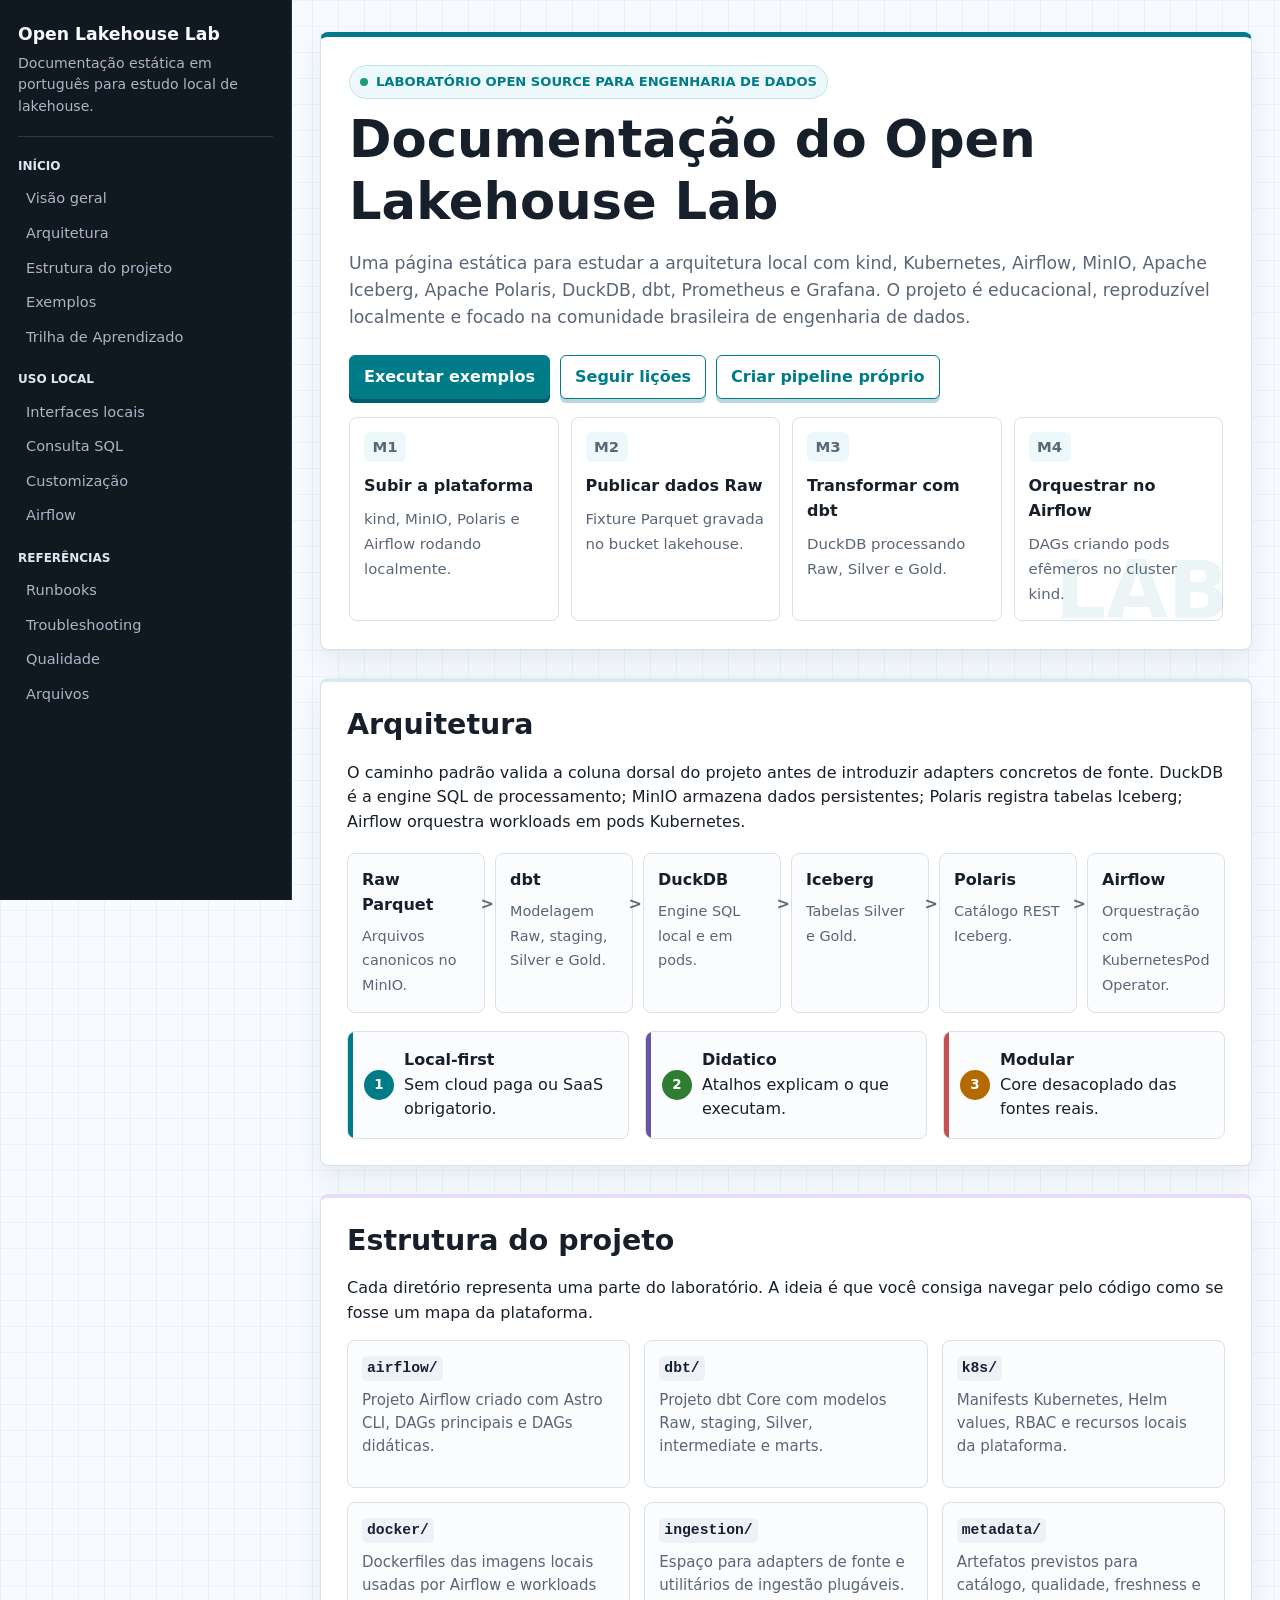
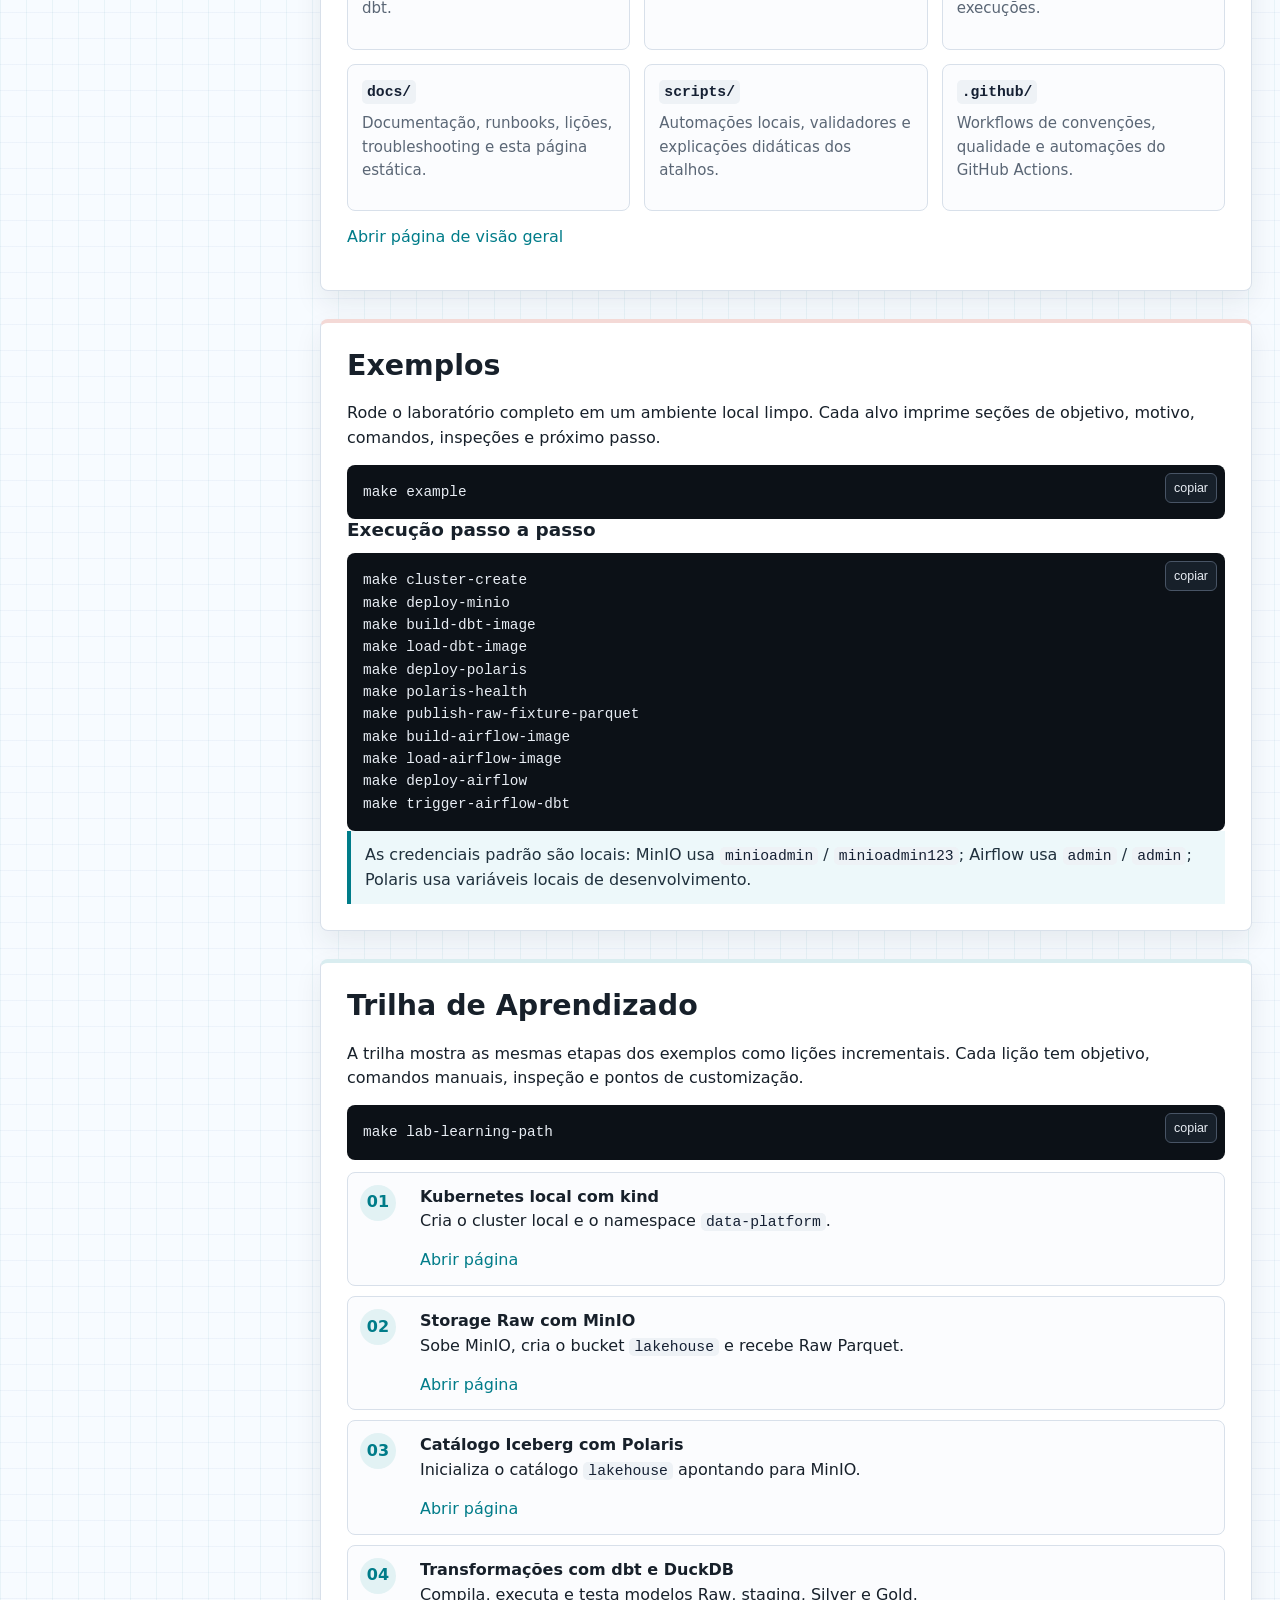
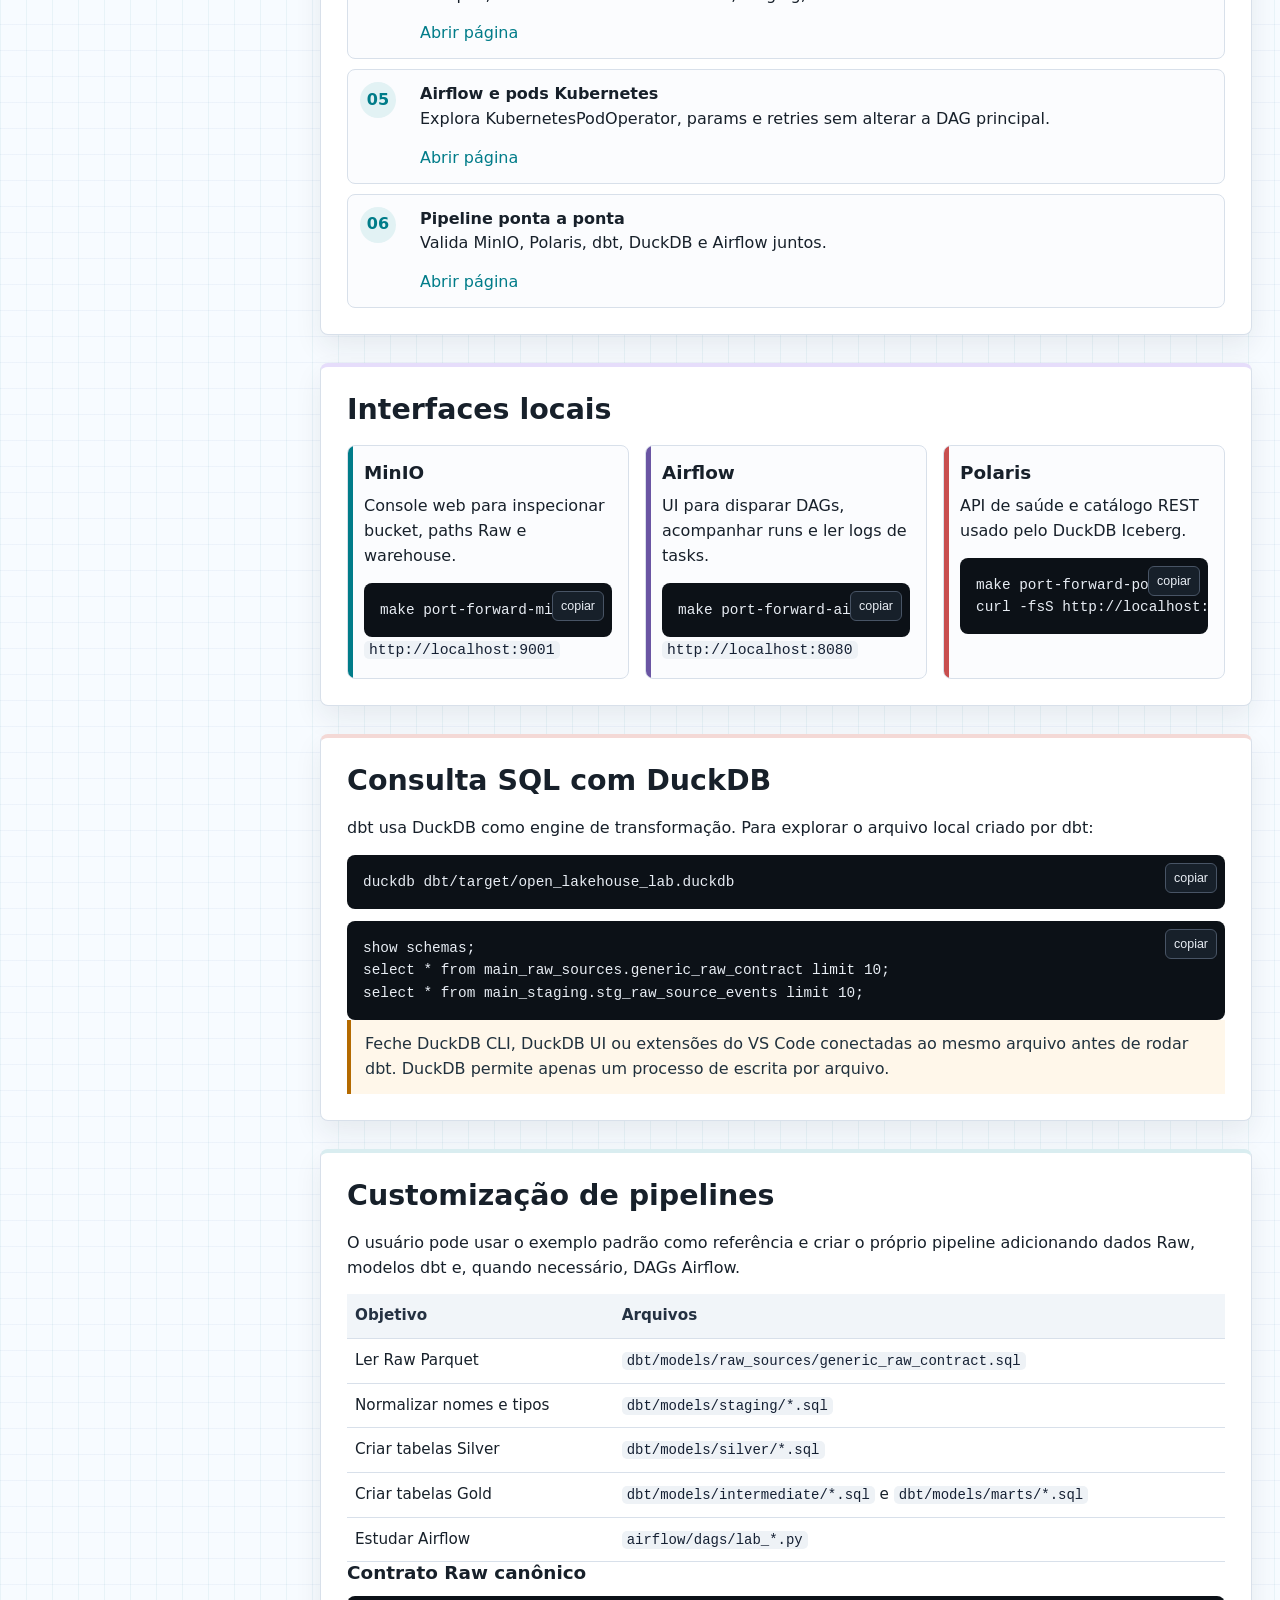
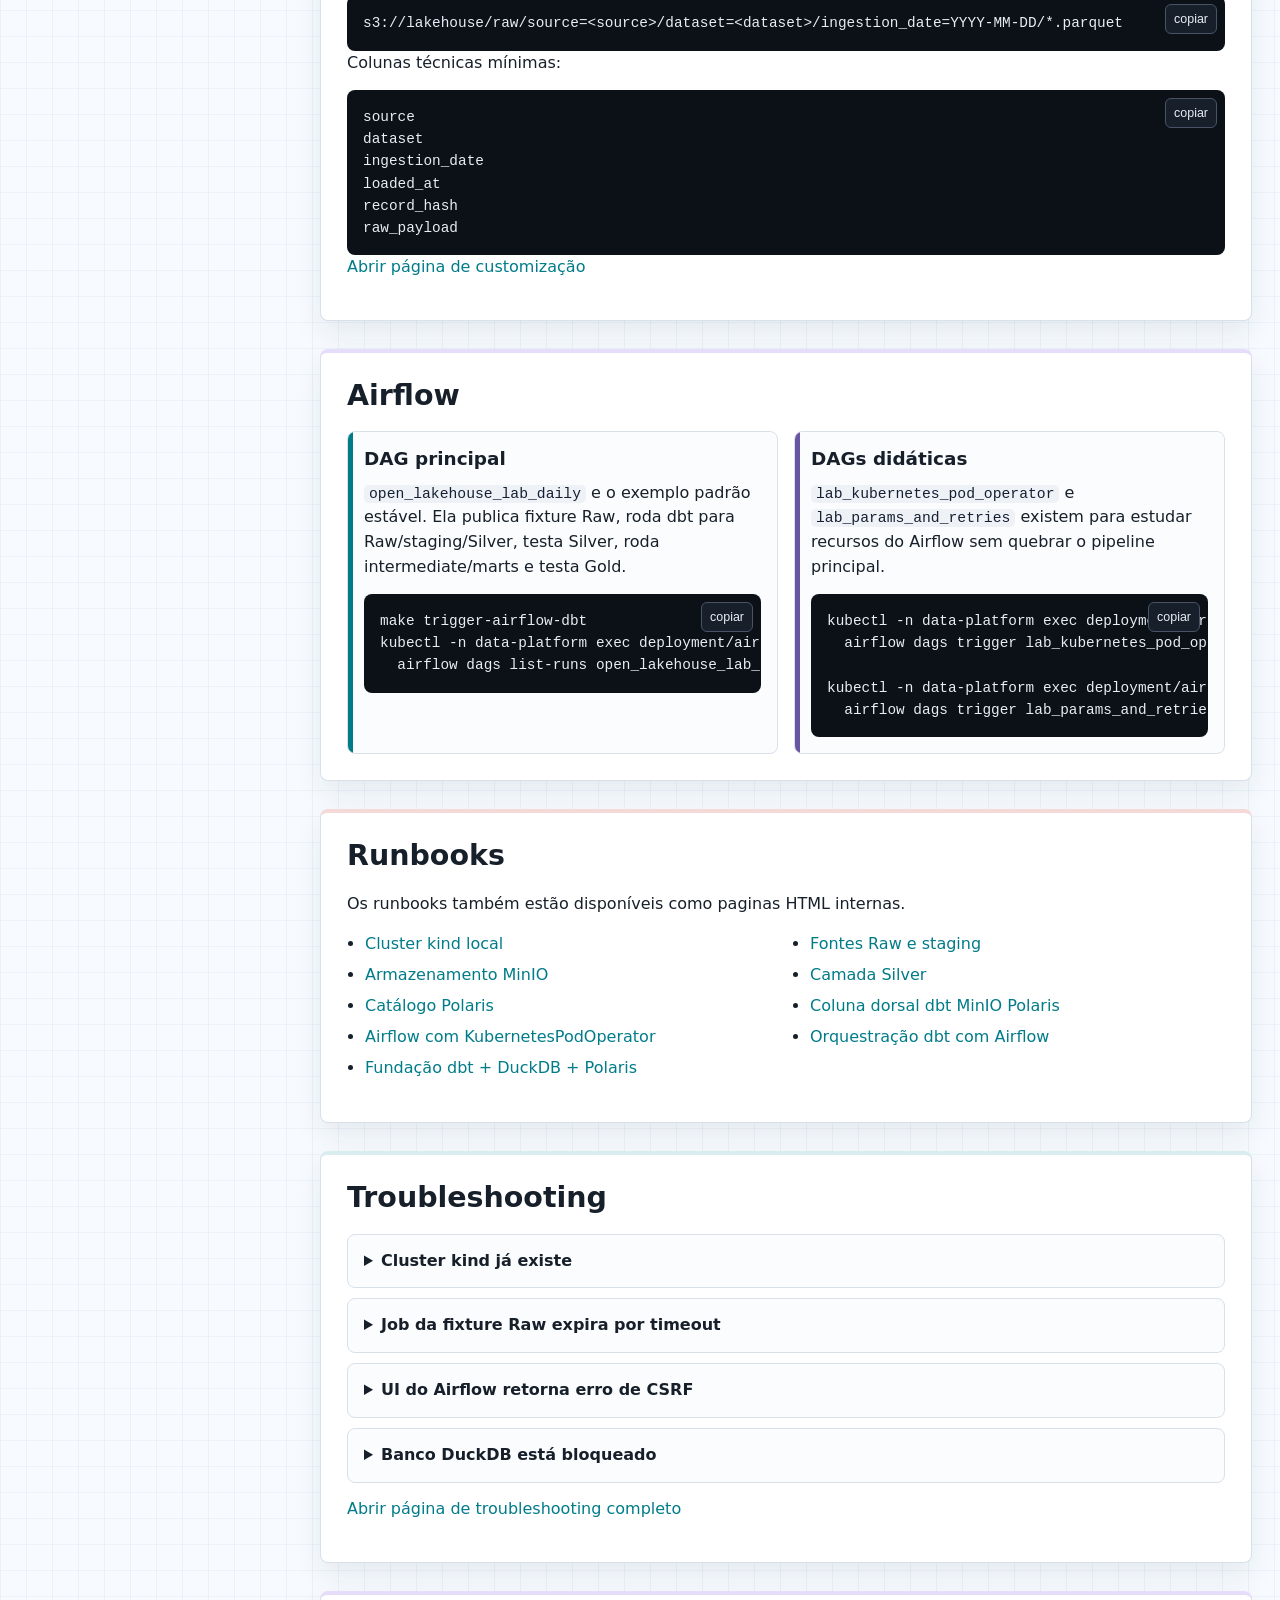
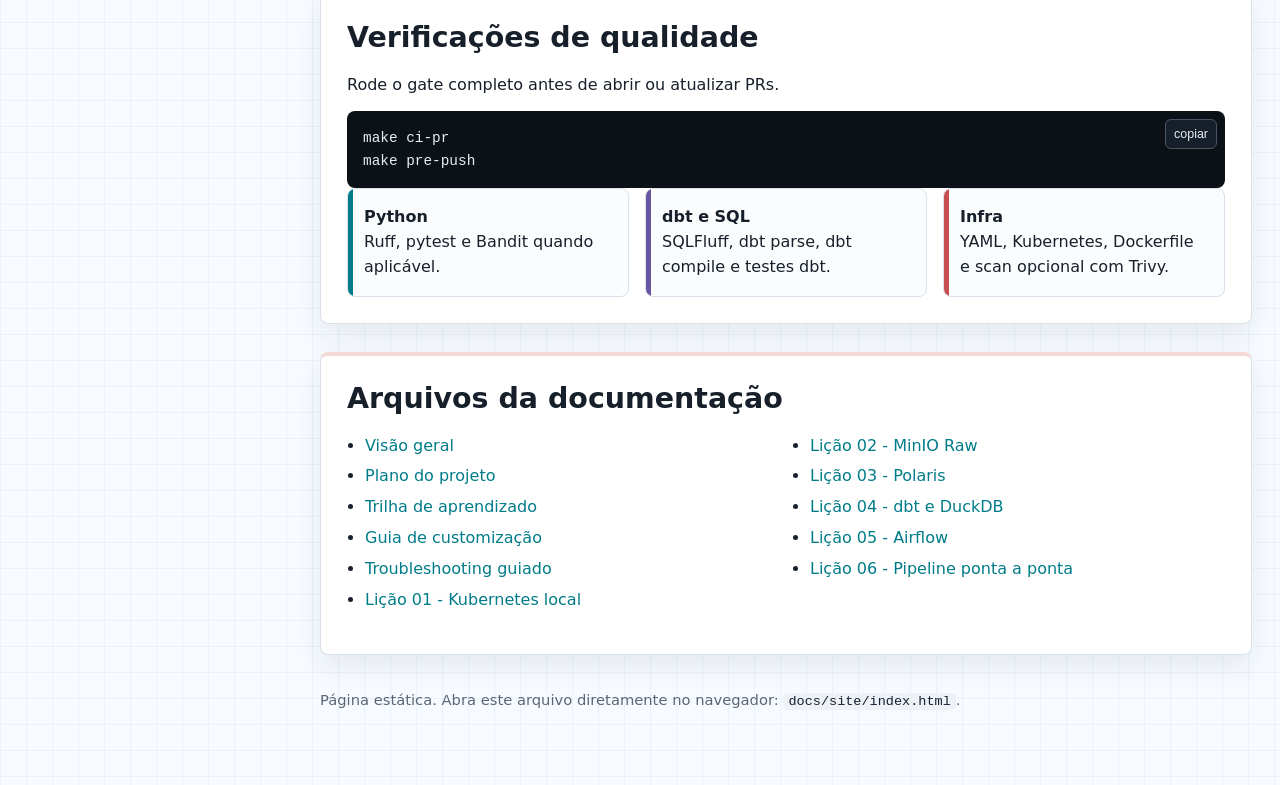
<file: docs/site/index.html>
<!doctype html>
<html lang="pt-BR">
  <head>
    <meta charset="utf-8" />
    <meta name="viewport" content="width=device-width, initial-scale=1" />
    <title>Open Lakehouse Lab - Documentação</title>
    <style>
      :root {
        color-scheme: light;
        --ink: #17202a;
        --muted: #586272;
        --line: #d8dee7;
        --surface: #ffffff;
        --page: #f6f8fb;
        --nav: #101820;
        --nav-muted: #a9b7c7;
        --teal: #007c89;
        --green: #2f7d32;
        --amber: #a45a00;
        --blue: #2e5aac;
        --rose: #a83252;
        --code: #0c1117;
        --code-text: #e8edf4;
        --radius: 8px;
        --shadow: 0 10px 24px rgba(20, 32, 46, 0.08);
      }

      * {
        box-sizing: border-box;
      }

      html {
        scroll-behavior: smooth;
      }

      body {
        margin: 0;
        color: var(--ink);
        background: var(--page);
        font-family:
          Inter, ui-sans-serif, system-ui, -apple-system, BlinkMacSystemFont, "Segoe UI",
          sans-serif;
        line-height: 1.55;
      }

      a {
        color: var(--teal);
        text-decoration: none;
      }

      a:hover {
        text-decoration: underline;
      }

      .layout {
        display: grid;
        grid-template-columns: 292px minmax(0, 1fr);
        min-height: 100vh;
      }

      .sidebar {
        position: sticky;
        top: 0;
        height: 100vh;
        overflow-y: auto;
        background: var(--nav);
        color: #f7fbff;
        border-right: 1px solid #223244;
        padding: 24px 18px;
      }

      .brand {
        margin-bottom: 22px;
        padding-bottom: 18px;
        border-bottom: 1px solid #2a3b4d;
      }

      .brand strong {
        display: block;
        font-size: 1.08rem;
        line-height: 1.25;
      }

      .brand span {
        display: block;
        margin-top: 7px;
        color: var(--nav-muted);
        font-size: 0.88rem;
      }

      .nav-group {
        margin: 0 0 18px;
      }

      .nav-group h2 {
        margin: 0 0 8px;
        color: #dce8f5;
        font-size: 0.75rem;
        font-weight: 700;
        letter-spacing: 0;
        text-transform: uppercase;
      }

      .nav-group a {
        display: block;
        padding: 6px 8px;
        border-radius: 6px;
        color: var(--nav-muted);
        font-size: 0.91rem;
      }

      .nav-group a:hover,
      .nav-group a:focus {
        background: #1b2a38;
        color: #ffffff;
        text-decoration: none;
      }

      main {
        min-width: 0;
      }

      .content {
        max-width: 1180px;
        margin: 0 auto;
        padding: 32px 28px 72px;
      }

      .topbar {
        display: none;
        background: var(--nav);
        color: #fff;
        padding: 14px 18px;
      }

      .topbar strong {
        font-size: 1rem;
      }

      .intro {
        background: var(--surface);
        border: 1px solid var(--line);
        border-radius: var(--radius);
        box-shadow: var(--shadow);
        padding: 28px;
      }

      .eyebrow {
        margin: 0 0 10px;
        color: var(--teal);
        font-size: 0.82rem;
        font-weight: 700;
        letter-spacing: 0;
        text-transform: uppercase;
      }

      h1,
      h2,
      h3,
      h4 {
        letter-spacing: 0;
        line-height: 1.2;
      }

      h1 {
        margin: 0;
        max-width: 900px;
        font-size: clamp(2.1rem, 4vw, 4rem);
      }

      h2 {
        margin: 0 0 18px;
        font-size: 1.78rem;
      }

      h3 {
        margin: 0 0 10px;
        font-size: 1.15rem;
      }

      h4 {
        margin: 0 0 8px;
        font-size: 1rem;
      }

      p {
        margin: 0 0 14px;
      }

      .lead {
        max-width: 880px;
        margin-top: 18px;
        color: var(--muted);
        font-size: 1.08rem;
      }

      .actions {
        display: flex;
        flex-wrap: wrap;
        gap: 10px;
        margin-top: 24px;
      }

      .button {
        display: inline-flex;
        align-items: center;
        min-height: 40px;
        padding: 9px 14px;
        border: 1px solid var(--teal);
        border-radius: 6px;
        background: var(--teal);
        color: #fff;
        font-weight: 700;
      }

      .button.secondary {
        background: #ffffff;
        color: var(--teal);
      }

      .button:hover {
        text-decoration: none;
        filter: brightness(0.96);
      }

      section {
        margin-top: 28px;
        padding: 26px;
        border: 1px solid var(--line);
        border-radius: var(--radius);
        background: var(--surface);
        box-shadow: var(--shadow);
      }

      .grid {
        display: grid;
        grid-template-columns: repeat(3, minmax(0, 1fr));
        gap: 16px;
      }

      .grid.two {
        grid-template-columns: repeat(2, minmax(0, 1fr));
      }

      .tile {
        border: 1px solid var(--line);
        border-radius: var(--radius);
        padding: 16px;
        background: #fbfcfe;
      }

      .tile p:last-child {
        margin-bottom: 0;
      }

      .metric {
        display: flex;
        align-items: center;
        gap: 10px;
        min-height: 44px;
      }

      .mark {
        display: inline-grid;
        width: 30px;
        height: 30px;
        place-items: center;
        border-radius: 50%;
        color: #fff;
        font-size: 0.84rem;
        font-weight: 800;
        flex: 0 0 auto;
      }

      .mark.teal {
        background: var(--teal);
      }

      .mark.green {
        background: var(--green);
      }

      .mark.amber {
        background: var(--amber);
      }

      .mark.blue {
        background: var(--blue);
      }

      .mark.rose {
        background: var(--rose);
      }

      .pipeline {
        display: grid;
        grid-template-columns: repeat(6, minmax(118px, 1fr));
        gap: 10px;
        margin-top: 18px;
      }

      .node {
        position: relative;
        min-height: 104px;
        border: 1px solid var(--line);
        border-radius: var(--radius);
        background: #fbfcfe;
        padding: 14px;
      }

      .node::after {
        content: ">";
        position: absolute;
        right: -10px;
        top: 38px;
        color: var(--muted);
        font-weight: 800;
      }

      .node:last-child::after {
        content: "";
      }

      .node b {
        display: block;
        margin-bottom: 6px;
      }

      .node span {
        color: var(--muted);
        font-size: 0.9rem;
      }

      code {
        border-radius: 5px;
        background: #eef2f6;
        padding: 1px 5px;
        color: #152033;
        font-family:
          "SFMono-Regular", Consolas, "Liberation Mono", Menlo, monospace;
        font-size: 0.92em;
      }

      pre {
        position: relative;
        overflow-x: auto;
        margin: 12px 0 0;
        border-radius: var(--radius);
        background: var(--code);
        color: var(--code-text);
        padding: 16px;
      }

      pre code {
        background: transparent;
        color: inherit;
        padding: 0;
        font-size: 0.9rem;
      }

      .copy {
        position: absolute;
        top: 8px;
        right: 8px;
        border: 1px solid #485465;
        border-radius: 6px;
        background: #17202a;
        color: #e8edf4;
        cursor: pointer;
        font-size: 0.78rem;
        min-height: 30px;
        padding: 4px 8px;
      }

      table {
        width: 100%;
        border-collapse: collapse;
        margin-top: 12px;
        font-size: 0.95rem;
      }

      th,
      td {
        border-bottom: 1px solid var(--line);
        padding: 10px 8px;
        text-align: left;
        vertical-align: top;
      }

      th {
        color: #243142;
        background: #f1f5f9;
      }

      .path-list {
        display: grid;
        gap: 10px;
        margin-top: 12px;
      }

      .path-row {
        display: grid;
        grid-template-columns: 48px minmax(0, 1fr);
        gap: 12px;
        align-items: start;
        border: 1px solid var(--line);
        border-radius: var(--radius);
        padding: 12px;
        background: #fbfcfe;
      }

      .step-number {
        display: grid;
        width: 36px;
        height: 36px;
        place-items: center;
        border-radius: 50%;
        background: #e2f2f4;
        color: var(--teal);
        font-weight: 800;
      }

      details {
        border: 1px solid var(--line);
        border-radius: var(--radius);
        background: #fbfcfe;
        padding: 0;
      }

      details + details {
        margin-top: 10px;
      }

      summary {
        cursor: pointer;
        padding: 14px 16px;
        font-weight: 800;
      }

      details > div {
        border-top: 1px solid var(--line);
        padding: 16px;
      }

      .note {
        border-left: 4px solid var(--teal);
        background: #edf8fa;
        padding: 12px 14px;
        color: #20313d;
      }

      .warn {
        border-left-color: var(--amber);
        background: #fff7ea;
      }

      .file-list {
        columns: 2;
        column-gap: 30px;
        padding-left: 18px;
      }

      .file-list li {
        break-inside: avoid;
        margin-bottom: 6px;
      }

      .footer {
        margin: 34px 0 0;
        color: var(--muted);
        font-size: 0.92rem;
      }

      @media (max-width: 980px) {
        .layout {
          display: block;
        }

        .sidebar {
          position: static;
          height: auto;
          padding: 18px;
        }

        .topbar {
          display: block;
        }

        .content {
          padding: 20px 14px 48px;
        }

        .grid,
        .grid.two,
        .pipeline {
          grid-template-columns: 1fr;
        }

        .node::after {
          content: "v";
          right: 18px;
          top: auto;
          bottom: -18px;
        }

        .file-list {
          columns: 1;
        }
      }

      @media print {
        .sidebar,
        .topbar,
        .copy,
        .actions {
          display: none;
        }

        .layout {
          display: block;
        }

        body {
          background: #fff;
        }

        section,
        .intro {
          box-shadow: none;
          break-inside: avoid;
        }
      }
    </style>
    <link rel="stylesheet" href="assets/site.css" />
  </head>
  <body>
    <div class="layout">
      <aside class="sidebar" aria-label="Navegação principal">
        <div class="brand">
          <strong>Open Lakehouse Lab</strong>
          <span>Documentação estática em português para estudo local de lakehouse.</span>
        </div>
        <nav>
          <div class="nav-group">
            <h2>INÍCIO</h2>
            <a href="#visao-geral">Visão geral</a>
            <a href="#arquitetura">Arquitetura</a>
            <a href="#estrutura">Estrutura do projeto</a>
            <a href="#exemplos">Exemplos</a>
            <a href="#trilha">Trilha de Aprendizado</a>
          </div>
          <div class="nav-group">
            <h2>Uso local</h2>
            <a href="#interfaces">Interfaces locais</a>
            <a href="#sql">Consulta SQL</a>
            <a href="#customizacao">Customização</a>
            <a href="#airflow">Airflow</a>
          </div>
          <div class="nav-group">
            <h2>Referências</h2>
            <a href="#runbooks">Runbooks</a>
            <a href="#troubleshooting">Troubleshooting</a>
            <a href="#qualidade">Qualidade</a>
            <a href="#arquivos">Arquivos</a>
          </div>
        </nav>
      </aside>

      <main>
        <div class="topbar"><strong>Open Lakehouse Lab</strong></div>
        <div class="content">
          <header class="intro" id="visao-geral">
            <p class="eyebrow">Laboratório open source para engenharia de dados</p>
            <h1>Documentação do Open Lakehouse Lab</h1>
            <p class="lead">
              Uma página estática para estudar a arquitetura local com kind, Kubernetes,
              Airflow, MinIO, Apache Iceberg, Apache Polaris, DuckDB, dbt, Prometheus e
              Grafana. O projeto é educacional, reproduzível localmente e focado na
              comunidade brasileira de engenharia de dados.
            </p>
            <div class="actions">
              <a class="button" href="#exemplos">Executar exemplos</a>
              <a class="button secondary" href="#trilha">Seguir lições</a>
              <a class="button secondary" href="#customizacao">Criar pipeline próprio</a>
            </div>
            <div class="mission-board" aria-label="Missões de aprendizado">
              <div class="mission">
                <span class="mission-code">M1</span>
                <b>Subir a plataforma</b>
                <span>kind, MinIO, Polaris e Airflow rodando localmente.</span>
              </div>
              <div class="mission">
                <span class="mission-code">M2</span>
                <b>Publicar dados Raw</b>
                <span>Fixture Parquet gravada no bucket lakehouse.</span>
              </div>
              <div class="mission">
                <span class="mission-code">M3</span>
                <b>Transformar com dbt</b>
                <span>DuckDB processando Raw, Silver e Gold.</span>
              </div>
              <div class="mission">
                <span class="mission-code">M4</span>
                <b>Orquestrar no Airflow</b>
                <span>DAGs criando pods efêmeros no cluster kind.</span>
              </div>
            </div>
          </header>

          <section id="arquitetura">
            <h2>Arquitetura</h2>
            <p>
              O caminho padrão valida a coluna dorsal do projeto antes de introduzir
              adapters concretos de fonte. DuckDB é a engine SQL de processamento; MinIO
              armazena dados persistentes; Polaris registra tabelas Iceberg; Airflow
              orquestra workloads em pods Kubernetes.
            </p>
            <div class="pipeline" aria-label="Fluxo principal da plataforma">
              <div class="node"><b>Raw Parquet</b><span>Arquivos canonicos no MinIO.</span></div>
              <div class="node"><b>dbt</b><span>Modelagem Raw, staging, Silver e Gold.</span></div>
              <div class="node"><b>DuckDB</b><span>Engine SQL local e em pods.</span></div>
              <div class="node"><b>Iceberg</b><span>Tabelas Silver e Gold.</span></div>
              <div class="node"><b>Polaris</b><span>Catálogo REST Iceberg.</span></div>
              <div class="node"><b>Airflow</b><span>Orquestração com KubernetesPodOperator.</span></div>
            </div>

            <div class="grid" style="margin-top: 18px">
              <div class="tile metric">
                <span class="mark teal">1</span>
                <div><b>Local-first</b><br /><span>Sem cloud paga ou SaaS obrigatorio.</span></div>
              </div>
              <div class="tile metric">
                <span class="mark green">2</span>
                <div><b>Didatico</b><br /><span>Atalhos explicam o que executam.</span></div>
              </div>
              <div class="tile metric">
                <span class="mark amber">3</span>
                <div><b>Modular</b><br /><span>Core desacoplado das fontes reais.</span></div>
              </div>
            </div>
          </section>

          <section id="estrutura">
            <h2>Estrutura do projeto</h2>
            <p>
              Cada diretório representa uma parte do laboratório. A ideia é que você
              consiga navegar pelo código como se fosse um mapa da plataforma.
            </p>
            <div class="project-map">
              <div class="dir-card">
                <code>airflow/</code>
                <p>Projeto Airflow criado com Astro CLI, DAGs principais e DAGs didáticas.</p>
              </div>
              <div class="dir-card">
                <code>dbt/</code>
                <p>Projeto dbt Core com modelos Raw, staging, Silver, intermediate e marts.</p>
              </div>
              <div class="dir-card">
                <code>k8s/</code>
                <p>Manifests Kubernetes, Helm values, RBAC e recursos locais da plataforma.</p>
              </div>
              <div class="dir-card">
                <code>docker/</code>
                <p>Dockerfiles das imagens locais usadas por Airflow e workloads dbt.</p>
              </div>
              <div class="dir-card">
                <code>ingestion/</code>
                <p>Espaço para adapters de fonte e utilitários de ingestão plugáveis.</p>
              </div>
              <div class="dir-card">
                <code>metadata/</code>
                <p>Artefatos previstos para catálogo, qualidade, freshness e execuções.</p>
              </div>
              <div class="dir-card">
                <code>docs/</code>
                <p>Documentação, runbooks, lições, troubleshooting e esta página estática.</p>
              </div>
              <div class="dir-card">
                <code>scripts/</code>
                <p>Automações locais, validadores e explicações didáticas dos atalhos.</p>
              </div>
              <div class="dir-card">
                <code>.github/</code>
                <p>Workflows de convenções, qualidade e automações do GitHub Actions.</p>
              </div>
            </div>
            <p style="margin-top: 14px">
              <a href="pages/doc.html?doc=overview">Abrir página de visão geral</a>
            </p>
          </section>

          <section id="exemplos">
            <h2>Exemplos</h2>
            <p>
              Rode o laboratório completo em um ambiente local limpo. Cada alvo imprime
              seções de objetivo, motivo, comandos, inspeções e próximo passo.
            </p>
            <pre><button class="copy" type="button">copiar</button><code>make example</code></pre>

            <h3>Execução passo a passo</h3>
            <pre><button class="copy" type="button">copiar</button><code>make cluster-create
make deploy-minio
make build-dbt-image
make load-dbt-image
make deploy-polaris
make polaris-health
make publish-raw-fixture-parquet
make build-airflow-image
make load-airflow-image
make deploy-airflow
make trigger-airflow-dbt</code></pre>

            <div class="note">
              As credenciais padrão são locais: MinIO usa <code>minioadmin</code> /
              <code>minioadmin123</code>; Airflow usa <code>admin</code> /
              <code>admin</code>; Polaris usa variáveis locais de desenvolvimento.
            </div>
          </section>

          <section id="trilha">
            <h2>Trilha de Aprendizado</h2>
            <p>
              A trilha mostra as mesmas etapas dos exemplos como lições
              incrementais. Cada lição tem objetivo, comandos manuais, inspeção e
              pontos de customização.
            </p>
            <pre><button class="copy" type="button">copiar</button><code>make lab-learning-path</code></pre>

            <div class="path-list">
              <div class="path-row">
                <span class="step-number">01</span>
                <div>
                  <b>Kubernetes local com kind</b>
                  <p>Cria o cluster local e o namespace <code>data-platform</code>.</p>
                  <a href="pages/doc.html?doc=lesson-kind">Abrir página</a>
                </div>
              </div>
              <div class="path-row">
                <span class="step-number">02</span>
                <div>
                  <b>Storage Raw com MinIO</b>
                  <p>Sobe MinIO, cria o bucket <code>lakehouse</code> e recebe Raw Parquet.</p>
                  <a href="pages/doc.html?doc=lesson-minio">Abrir página</a>
                </div>
              </div>
              <div class="path-row">
                <span class="step-number">03</span>
                <div>
                  <b>Catálogo Iceberg com Polaris</b>
                  <p>Inicializa o catálogo <code>lakehouse</code> apontando para MinIO.</p>
                  <a href="pages/doc.html?doc=lesson-polaris">Abrir página</a>
                </div>
              </div>
              <div class="path-row">
                <span class="step-number">04</span>
                <div>
                  <b>Transformações com dbt e DuckDB</b>
                  <p>Compila, executa e testa modelos Raw, staging, Silver e Gold.</p>
                  <a href="pages/doc.html?doc=lesson-dbt">Abrir página</a>
                </div>
              </div>
              <div class="path-row">
                <span class="step-number">05</span>
                <div>
                  <b>Airflow e pods Kubernetes</b>
                  <p>Explora KubernetesPodOperator, params e retries sem alterar a DAG principal.</p>
                  <a href="pages/doc.html?doc=lesson-airflow">Abrir página</a>
                </div>
              </div>
              <div class="path-row">
                <span class="step-number">06</span>
                <div>
                  <b>Pipeline ponta a ponta</b>
                  <p>Valida MinIO, Polaris, dbt, DuckDB e Airflow juntos.</p>
                  <a href="pages/doc.html?doc=lesson-e2e">Abrir página</a>
                </div>
              </div>
            </div>
          </section>

          <section id="interfaces">
            <h2>Interfaces locais</h2>
            <div class="grid">
              <div class="tile">
                <h3>MinIO</h3>
                <p>Console web para inspecionar bucket, paths Raw e warehouse.</p>
                <pre><button class="copy" type="button">copiar</button><code>make port-forward-minio</code></pre>
                <p><code>http://localhost:9001</code></p>
              </div>
              <div class="tile">
                <h3>Airflow</h3>
                <p>UI para disparar DAGs, acompanhar runs e ler logs de tasks.</p>
                <pre><button class="copy" type="button">copiar</button><code>make port-forward-airflow</code></pre>
                <p><code>http://localhost:8080</code></p>
              </div>
              <div class="tile">
                <h3>Polaris</h3>
                <p>API de saúde e catálogo REST usado pelo DuckDB Iceberg.</p>
                <pre><button class="copy" type="button">copiar</button><code>make port-forward-polaris
curl -fsS http://localhost:8182/q/health/ready</code></pre>
              </div>
            </div>
          </section>

          <section id="sql">
            <h2>Consulta SQL com DuckDB</h2>
            <p>
              dbt usa DuckDB como engine de transformação. Para explorar o arquivo
              local criado por dbt:
            </p>
            <pre><button class="copy" type="button">copiar</button><code>duckdb dbt/target/open_lakehouse_lab.duckdb</code></pre>
            <pre><button class="copy" type="button">copiar</button><code>show schemas;
select * from main_raw_sources.generic_raw_contract limit 10;
select * from main_staging.stg_raw_source_events limit 10;</code></pre>
            <div class="note warn">
              Feche DuckDB CLI, DuckDB UI ou extensões do VS Code conectadas ao mesmo
              arquivo antes de rodar dbt. DuckDB permite apenas um processo de escrita
              por arquivo.
            </div>
          </section>

          <section id="customizacao">
            <h2>Customização de pipelines</h2>
            <p>
              O usuário pode usar o exemplo padrão como referência e criar o próprio
              pipeline adicionando dados Raw, modelos dbt e, quando necessário, DAGs
              Airflow.
            </p>
            <table>
              <thead>
                <tr>
                  <th>Objetivo</th>
                  <th>Arquivos</th>
                </tr>
              </thead>
              <tbody>
                <tr>
                  <td>Ler Raw Parquet</td>
                  <td><code>dbt/models/raw_sources/generic_raw_contract.sql</code></td>
                </tr>
                <tr>
                  <td>Normalizar nomes e tipos</td>
                  <td><code>dbt/models/staging/*.sql</code></td>
                </tr>
                <tr>
                  <td>Criar tabelas Silver</td>
                  <td><code>dbt/models/silver/*.sql</code></td>
                </tr>
                <tr>
                  <td>Criar tabelas Gold</td>
                  <td><code>dbt/models/intermediate/*.sql</code> e <code>dbt/models/marts/*.sql</code></td>
                </tr>
                <tr>
                  <td>Estudar Airflow</td>
                  <td><code>airflow/dags/lab_*.py</code></td>
                </tr>
              </tbody>
            </table>

            <h3>Contrato Raw canônico</h3>
            <pre><button class="copy" type="button">copiar</button><code>s3://lakehouse/raw/source=&lt;source&gt;/dataset=&lt;dataset&gt;/ingestion_date=YYYY-MM-DD/*.parquet</code></pre>
            <p>Colunas técnicas mínimas:</p>
            <pre><button class="copy" type="button">copiar</button><code>source
dataset
ingestion_date
loaded_at
record_hash
raw_payload</code></pre>
            <p><a href="pages/doc.html?doc=customization">Abrir página de customização</a></p>
          </section>

          <section id="airflow">
            <h2>Airflow</h2>
            <div class="grid two">
              <div class="tile">
                <h3>DAG principal</h3>
                <p>
                  <code>open_lakehouse_lab_daily</code> e o exemplo padrão estável. Ela
                  publica fixture Raw, roda dbt para Raw/staging/Silver, testa Silver,
                  roda intermediate/marts e testa Gold.
                </p>
                <pre><button class="copy" type="button">copiar</button><code>make trigger-airflow-dbt
kubectl -n data-platform exec deployment/airflow-scheduler -- \
  airflow dags list-runs open_lakehouse_lab_daily</code></pre>
              </div>
              <div class="tile">
                <h3>DAGs didáticas</h3>
                <p>
                  <code>lab_kubernetes_pod_operator</code> e
                  <code>lab_params_and_retries</code> existem para estudar recursos do
                  Airflow sem quebrar o pipeline principal.
                </p>
                <pre><button class="copy" type="button">copiar</button><code>kubectl -n data-platform exec deployment/airflow-scheduler -- \
  airflow dags trigger lab_kubernetes_pod_operator

kubectl -n data-platform exec deployment/airflow-scheduler -- \
  airflow dags trigger lab_params_and_retries</code></pre>
              </div>
            </div>
          </section>

          <section id="runbooks">
            <h2>Runbooks</h2>
            <p>Os runbooks também estão disponíveis como paginas HTML internas.</p>
            <ul class="file-list">
              <li><a href="pages/doc.html?doc=runbook-kind">Cluster kind local</a></li>
              <li><a href="pages/doc.html?doc=runbook-minio">Armazenamento MinIO</a></li>
              <li><a href="pages/doc.html?doc=runbook-polaris">Catálogo Polaris</a></li>
              <li><a href="pages/doc.html?doc=runbook-airflow-kpo">Airflow com KubernetesPodOperator</a></li>
              <li><a href="pages/doc.html?doc=runbook-dbt-foundation">Fundação dbt + DuckDB + Polaris</a></li>
              <li><a href="pages/doc.html?doc=runbook-raw-staging">Fontes Raw e staging</a></li>
              <li><a href="pages/doc.html?doc=runbook-silver">Camada Silver</a></li>
              <li><a href="pages/doc.html?doc=runbook-backbone">Coluna dorsal dbt MinIO Polaris</a></li>
              <li><a href="pages/doc.html?doc=runbook-airflow-dbt">Orquestração dbt com Airflow</a></li>
            </ul>
          </section>

          <section id="troubleshooting">
            <h2>Troubleshooting</h2>
            <details>
              <summary>Cluster kind já existe</summary>
              <div>
                <pre><button class="copy" type="button">copiar</button><code>kind get clusters
make cluster-status</code></pre>
                <p>Se quiser recomeçar do zero, rode <code>make cluster-delete</code> e depois <code>make cluster-create</code>.</p>
              </div>
            </details>
            <details>
              <summary>Job da fixture Raw expira por timeout</summary>
              <div>
                <pre><button class="copy" type="button">copiar</button><code>kubectl -n data-platform get pods -l job-name=dbt-publish-raw-fixture
kubectl -n data-platform logs job/dbt-publish-raw-fixture
kubectl -n data-platform describe job dbt-publish-raw-fixture</code></pre>
                <p>Confirme que MinIO, Polaris e a imagem dbt local estão prontos.</p>
              </div>
            </details>
            <details>
              <summary>UI do Airflow retorna erro de CSRF</summary>
              <div>
                <p>Feche o port-forward, limpe cookies de <code>localhost:8080</code> ou use janela anônima, e abra novamente.</p>
                <pre><button class="copy" type="button">copiar</button><code>make port-forward-airflow</code></pre>
              </div>
            </details>
            <details>
              <summary>Banco DuckDB está bloqueado</summary>
              <div>
                <p>Feche DuckDB CLI, DuckDB UI ou extensões conectadas ao mesmo arquivo antes de rodar dbt.</p>
              </div>
            </details>
            <p style="margin-top: 14px">
              <a href="pages/doc.html?doc=troubleshooting">Abrir página de troubleshooting completo</a>
            </p>
          </section>

          <section id="qualidade">
            <h2>Verificações de qualidade</h2>
            <p>Rode o gate completo antes de abrir ou atualizar PRs.</p>
            <pre><button class="copy" type="button">copiar</button><code>make ci-pr
make pre-push</code></pre>
            <div class="grid">
              <div class="tile"><b>Python</b><p>Ruff, pytest e Bandit quando aplicável.</p></div>
              <div class="tile"><b>dbt e SQL</b><p>SQLFluff, dbt parse, dbt compile e testes dbt.</p></div>
              <div class="tile"><b>Infra</b><p>YAML, Kubernetes, Dockerfile e scan opcional com Trivy.</p></div>
            </div>
          </section>

          <section id="arquivos">
            <h2>Arquivos da documentação</h2>
            <ul class="file-list">
              <li><a href="pages/doc.html?doc=overview">Visão geral</a></li>
              <li><a href="pages/doc.html?doc=project-plan">Plano do projeto</a></li>
              <li><a href="pages/doc.html?doc=learning-path">Trilha de aprendizado</a></li>
              <li><a href="pages/doc.html?doc=customization">Guia de customização</a></li>
              <li><a href="pages/doc.html?doc=troubleshooting">Troubleshooting guiado</a></li>
              <li><a href="pages/doc.html?doc=lesson-kind">Lição 01 - Kubernetes local</a></li>
              <li><a href="pages/doc.html?doc=lesson-minio">Lição 02 - MinIO Raw</a></li>
              <li><a href="pages/doc.html?doc=lesson-polaris">Lição 03 - Polaris</a></li>
              <li><a href="pages/doc.html?doc=lesson-dbt">Lição 04 - dbt e DuckDB</a></li>
              <li><a href="pages/doc.html?doc=lesson-airflow">Lição 05 - Airflow</a></li>
              <li><a href="pages/doc.html?doc=lesson-e2e">Lição 06 - Pipeline ponta a ponta</a></li>
            </ul>
          </section>

          <p class="footer">
            Página estática. Abra este arquivo diretamente no navegador:
            <code>docs/site/index.html</code>.
          </p>
        </div>
      </main>
    </div>

    <script src="assets/site.js"></script>
  </body>
</html>
</file>
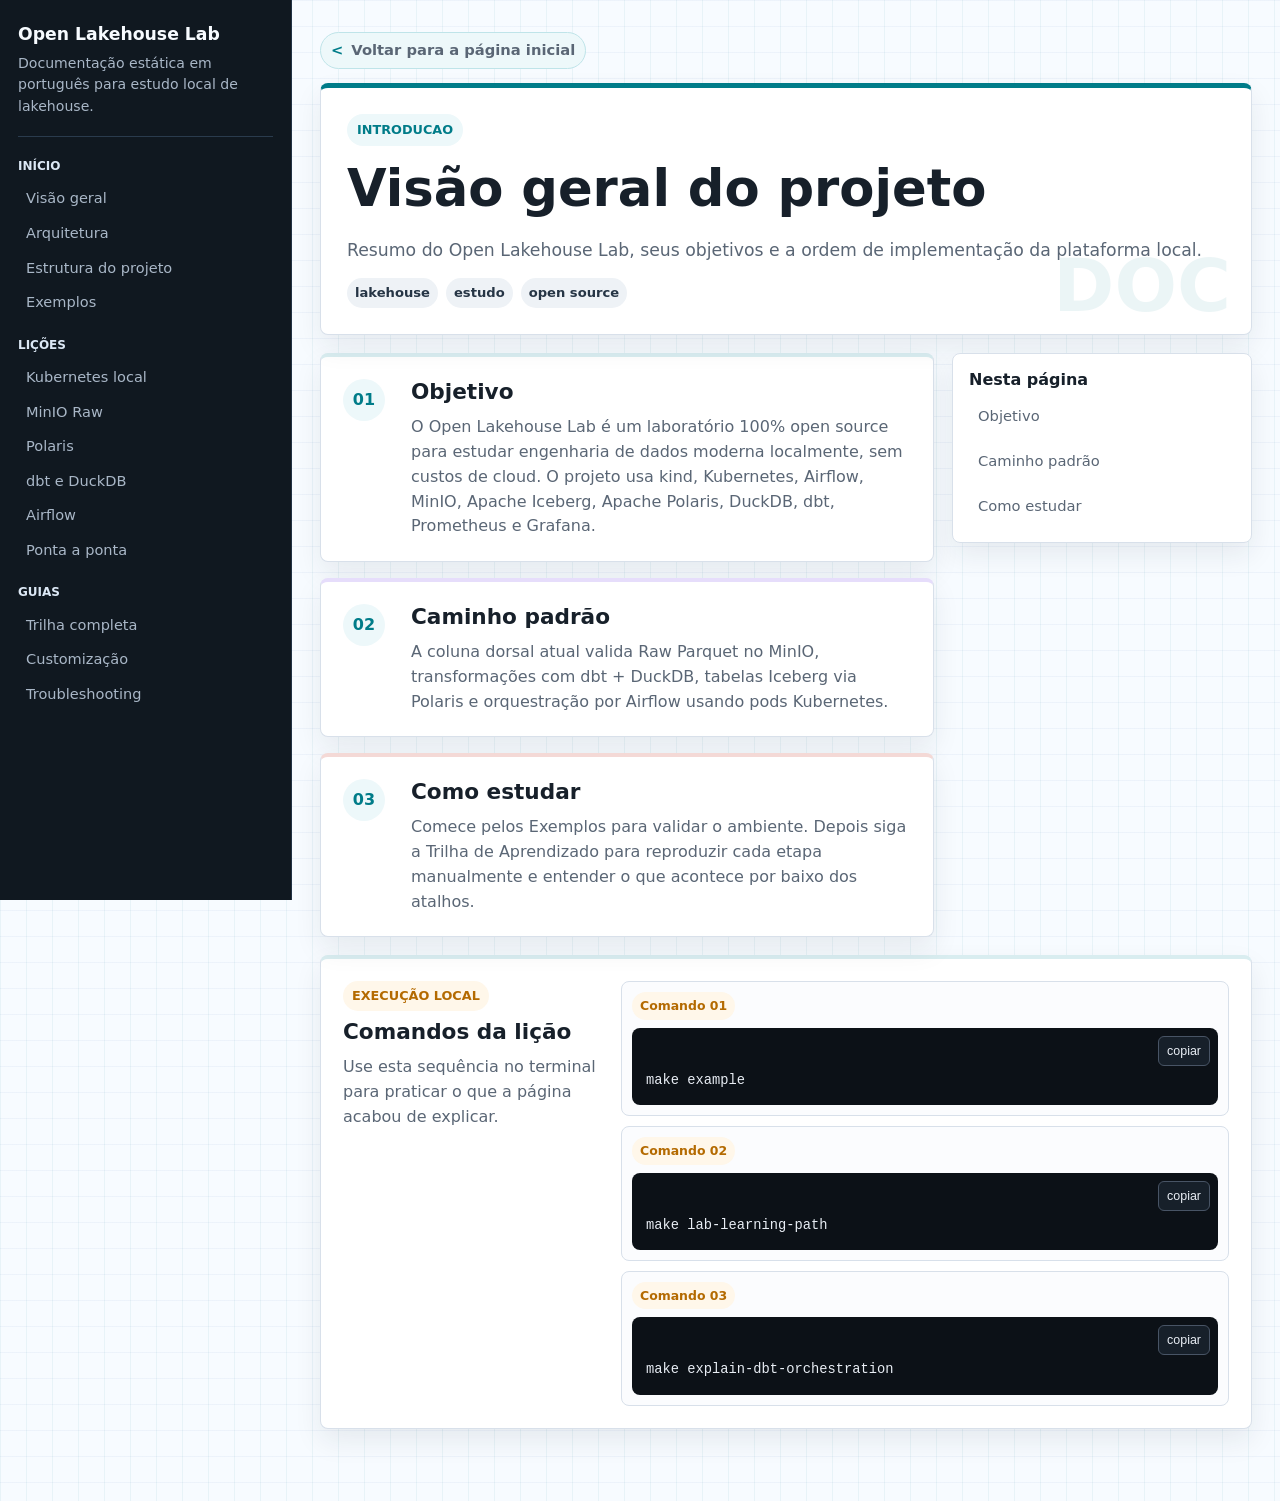
<file: docs/site/pages/doc.html>
<!doctype html>
<html lang="pt-BR">
  <head>
    <meta charset="utf-8" />
    <meta name="viewport" content="width=device-width, initial-scale=1" />
    <title>Open Lakehouse Lab - Documento</title>
    <link rel="stylesheet" href="../assets/site.css" />
  </head>
  <body class="doc-page">
    <div class="layout doc-layout">
      <aside class="sidebar" aria-label="Navegação principal">
        <div class="brand">
          <strong>Open Lakehouse Lab</strong>
          <span>Documentação estática em português para estudo local de lakehouse.</span>
        </div>
        <nav>
          <div class="nav-group">
            <h2>INÍCIO</h2>
            <a href="../index.html#visao-geral">Visão geral</a>
            <a href="../index.html#arquitetura">Arquitetura</a>
            <a href="../index.html#estrutura">Estrutura do projeto</a>
            <a href="../index.html#exemplos">Exemplos</a>
          </div>
          <div class="nav-group">
            <h2>Lições</h2>
            <a href="doc.html?doc=lesson-kind">Kubernetes local</a>
            <a href="doc.html?doc=lesson-minio">MinIO Raw</a>
            <a href="doc.html?doc=lesson-polaris">Polaris</a>
            <a href="doc.html?doc=lesson-dbt">dbt e DuckDB</a>
            <a href="doc.html?doc=lesson-airflow">Airflow</a>
            <a href="doc.html?doc=lesson-e2e">Ponta a ponta</a>
          </div>
          <div class="nav-group">
            <h2>Guias</h2>
            <a href="doc.html?doc=learning-path">Trilha completa</a>
            <a href="doc.html?doc=customization">Customização</a>
            <a href="doc.html?doc=troubleshooting">Troubleshooting</a>
          </div>
        </nav>
      </aside>

      <main>
        <div class="content">
          <div class="doc-top">
            <a class="crumb" href="../index.html">Voltar para a página inicial</a>
            <article class="doc-hero">
              <span class="doc-category" id="doc-category">Documento</span>
              <h1 id="doc-title">Carregando...</h1>
              <p class="lead" id="doc-summary"></p>
              <div class="tags" id="doc-tags"></div>
            </article>
          </div>

          <div class="doc-grid">
            <div class="doc-main" id="doc-sections"></div>
            <aside class="doc-aside">
              <div class="side-panel">
                <h2>Nesta página</h2>
                <div class="toc-list" id="doc-toc"></div>
              </div>
            </aside>
          </div>

          <section class="doc-command-section" id="doc-command-section">
            <div>
              <span class="doc-command-label">Execução local</span>
              <h2>Comandos da lição</h2>
              <p>Use esta sequência no terminal para praticar o que a página acabou de explicar.</p>
            </div>
            <div class="command-list" id="doc-commands"></div>
          </section>
        </div>
      </main>
    </div>

    <script src="../assets/docs-data.js"></script>
    <script>
      const params = new URLSearchParams(window.location.search);
      const key = params.get("doc") || "overview";
      const docs = window.OPEN_LAKEHOUSE_DOCS || {};
      const doc = docs[key] || docs.overview;
      const escapeHtml = (value) =>
        String(value)
          .replaceAll("&", "&amp;")
          .replaceAll("<", "&lt;")
          .replaceAll(">", "&gt;")
          .replaceAll('"', "&quot;")
          .replaceAll("'", "&#039;");

      document.title = `Open Lakehouse Lab - ${doc.title}`;
      document.getElementById("doc-category").textContent = doc.category;
      document.getElementById("doc-title").textContent = doc.title;
      document.getElementById("doc-summary").textContent = doc.summary;

      const tags = document.getElementById("doc-tags");
      tags.innerHTML = (doc.tags || [])
        .map((tag) => `<span class="tag">${escapeHtml(tag)}</span>`)
        .join("");

      const sections = document.getElementById("doc-sections");
      const toc = document.getElementById("doc-toc");
      sections.innerHTML = (doc.sections || [])
        .map((section, index) => {
          const id = `sec-${index + 1}`;
          const step = String(index + 1).padStart(2, "0");
          return `<section class="doc-section" id="${id}"><span class="doc-step">${step}</span><div class="doc-section-copy"><h2>${escapeHtml(section.title)}</h2><p>${escapeHtml(section.body)}</p></div></section>`;
        })
        .join("");
      toc.innerHTML = (doc.sections || [])
        .map((section, index) => `<a href="#sec-${index + 1}">${escapeHtml(section.title)}</a>`)
        .join("");

      const commands = document.getElementById("doc-commands");
      const commandSection = document.getElementById("doc-command-section");
      const commandItems = doc.commands || [];
      commandSection.hidden = commandItems.length === 0;
      commands.innerHTML = commandItems
        .map(
          (command, index) =>
            `<div class="command-card"><span>Comando ${String(index + 1).padStart(2, "0")}</span><pre><button class="copy" type="button">copiar</button><code>${escapeHtml(command)}</code></pre></div>`,
        )
        .join("");
    </script>
    <script src="../assets/site.js"></script>
  </body>
</html>
</file>
<file: docs/site/assets/site.css>
:root {
  color-scheme: light;
  --ink: #17202a;
  --muted: #5a6675;
  --line: #d8e0ea;
  --surface: #ffffff;
  --page: #f7fbff;
  --nav: #101820;
  --nav-muted: #a9b7c7;
  --teal: #007c89;
  --green: #2f7d32;
  --mint: #1f9d77;
  --coral: #c84f4f;
  --amber: #b46a00;
  --blue: #315fad;
  --rose: #a83252;
  --violet: #6a55a3;
  --code: #0c1117;
  --code-text: #e8edf4;
  --radius: 8px;
  --shadow: 0 12px 28px rgba(20, 32, 46, 0.08);
}

* {
  box-sizing: border-box;
}

html {
  scroll-behavior: smooth;
}

body {
  margin: 0;
  color: var(--ink);
  background:
    linear-gradient(90deg, rgba(0, 124, 137, 0.06) 1px, transparent 1px),
    linear-gradient(180deg, rgba(49, 95, 173, 0.05) 1px, transparent 1px),
    var(--page);
  background-size: 26px 26px;
  font-family:
    Inter, ui-sans-serif, system-ui, -apple-system, BlinkMacSystemFont, "Segoe UI",
    sans-serif;
  line-height: 1.55;
}

a {
  color: var(--teal);
  text-decoration: none;
}

a:hover {
  text-decoration: underline;
}

h1,
h2,
h3,
h4 {
  letter-spacing: 0;
  line-height: 1.2;
  overflow-wrap: anywhere;
}

p {
  margin: 0 0 14px;
}

code {
  border-radius: 5px;
  background: #eef2f6;
  padding: 1px 5px;
  color: #152033;
  font-family:
    "SFMono-Regular", Consolas, "Liberation Mono", Menlo, monospace;
  font-size: 0.92em;
}

.layout {
  display: grid;
  grid-template-columns: 292px minmax(0, 1fr);
  min-height: 100vh;
}

.sidebar {
  position: sticky;
  top: 0;
  height: 100vh;
  overflow-y: auto;
  background: var(--nav);
  color: #f7fbff;
  border-right: 1px solid #223244;
  padding: 24px 18px;
}

.brand {
  margin-bottom: 22px;
  padding-bottom: 18px;
  border-bottom: 1px solid #2a3b4d;
}

.brand strong {
  display: block;
  font-size: 1.08rem;
  line-height: 1.25;
}

.brand span {
  display: block;
  margin-top: 7px;
  color: var(--nav-muted);
  font-size: 0.88rem;
}

.nav-group {
  margin: 0 0 18px;
}

.nav-group h2 {
  margin: 0 0 8px;
  color: #dce8f5;
  font-size: 0.75rem;
  font-weight: 700;
  letter-spacing: 0;
  text-transform: uppercase;
}

.nav-group a {
  display: block;
  padding: 6px 8px;
  border-radius: 6px;
  color: var(--nav-muted);
  font-size: 0.91rem;
}

.nav-group a:hover,
.nav-group a:focus {
  background: #1b2a38;
  color: #ffffff;
  text-decoration: none;
}

main {
  min-width: 0;
}

.content {
  max-width: 1180px;
  margin: 0 auto;
  padding: 32px 28px 72px;
}

.lead {
  max-width: 880px;
  margin-top: 18px;
  color: var(--muted);
  font-size: 1.08rem;
}

.intro {
  position: relative;
  overflow: hidden;
  border-top: 5px solid var(--teal);
}

.intro::after {
  content: "LAB";
  position: absolute;
  right: 22px;
  bottom: 18px;
  color: rgba(0, 124, 137, 0.08);
  font-size: 5rem;
  font-weight: 900;
  line-height: 1;
}

.eyebrow {
  display: inline-flex;
  align-items: center;
  gap: 8px;
  border: 1px solid #bfe4e9;
  border-radius: 999px;
  background: #edf8fa;
  padding: 6px 10px;
}

.eyebrow::before {
  content: "";
  display: inline-block;
  width: 8px;
  height: 8px;
  border-radius: 50%;
  background: var(--mint);
}

.button {
  box-shadow: 0 4px 0 #005c65;
  transform: translateY(0);
  transition:
    filter 0.15s ease,
    transform 0.15s ease,
    box-shadow 0.15s ease;
}

.button.secondary {
  box-shadow: 0 4px 0 #b8d8dd;
}

.button:hover {
  transform: translateY(1px);
  box-shadow: 0 3px 0 #005c65;
}

.button.secondary:hover {
  box-shadow: 0 3px 0 #b8d8dd;
}

section {
  border-top: 4px solid #d9edf0;
}

section:nth-of-type(3n + 1) {
  border-top-color: #d9edf0;
}

section:nth-of-type(3n + 2) {
  border-top-color: #e6ddfb;
}

section:nth-of-type(3n) {
  border-top-color: #f4d9d6;
}

.tile {
  position: relative;
  overflow: hidden;
}

.tile::before {
  content: "";
  position: absolute;
  inset: 0 auto 0 0;
  width: 5px;
  background: var(--teal);
}

.tile:nth-child(2n)::before {
  background: var(--violet);
}

.tile:nth-child(3n)::before {
  background: var(--coral);
}

.mark.violet {
  background: var(--violet);
}

.mark.coral {
  background: var(--coral);
}

.mission-board {
  display: grid;
  grid-template-columns: repeat(4, minmax(0, 1fr));
  gap: 12px;
  margin-top: 18px;
}

.mission {
  min-height: 142px;
  border: 1px solid var(--line);
  border-radius: var(--radius);
  background: #ffffff;
  padding: 14px;
}

.mission b {
  display: block;
  margin-bottom: 8px;
}

.mission span {
  color: var(--muted);
  font-size: 0.93rem;
  overflow-wrap: anywhere;
}

.mission-code {
  display: inline-flex;
  align-items: center;
  justify-content: center;
  min-width: 42px;
  min-height: 30px;
  margin-bottom: 12px;
  border-radius: 6px;
  background: #edf8fa;
  color: var(--teal);
  font-weight: 900;
}

.project-map {
  display: grid;
  grid-template-columns: repeat(3, minmax(0, 1fr));
  gap: 14px;
}

.dir-card {
  border: 1px solid var(--line);
  border-radius: var(--radius);
  background: #fbfcfe;
  padding: 14px;
}

.dir-card code {
  display: inline-block;
  margin-bottom: 8px;
  font-weight: 800;
}

.dir-card p {
  color: var(--muted);
  font-size: 0.94rem;
  overflow-wrap: anywhere;
}

.page-shell {
  max-width: 980px;
  margin: 0 auto;
  padding: 28px 18px 68px;
}

.doc-top {
  margin-bottom: 18px;
}

.crumb {
  display: inline-flex;
  align-items: center;
  min-height: 34px;
  margin-bottom: 14px;
  border: 1px solid #bfe4e9;
  border-radius: 999px;
  background: #edf8fa;
  padding: 6px 10px;
  color: var(--muted);
  font-size: 0.92rem;
  font-weight: 700;
}

.crumb::before {
  content: "<";
  margin-right: 8px;
  color: var(--teal);
  font-weight: 900;
}

.doc-hero {
  position: relative;
  overflow: hidden;
  border: 1px solid var(--line);
  border-top: 5px solid var(--teal);
  border-radius: var(--radius);
  background: var(--surface);
  box-shadow: var(--shadow);
  padding: 26px;
}

.doc-hero::after {
  content: "DOC";
  position: absolute;
  right: 20px;
  bottom: 12px;
  color: rgba(0, 124, 137, 0.08);
  font-size: 4.6rem;
  font-weight: 900;
  line-height: 1;
}

.doc-hero h1 {
  position: relative;
  margin: 0;
  max-width: 840px;
  font-size: clamp(2rem, 4vw, 3.6rem);
  z-index: 1;
}

.doc-hero .lead,
.doc-hero .tags,
.doc-category {
  position: relative;
  z-index: 1;
}

.doc-category {
  display: inline-flex;
  margin-bottom: 12px;
  border-radius: 999px;
  background: #edf8fa;
  padding: 6px 10px;
  color: var(--teal);
  font-size: 0.8rem;
  font-weight: 800;
  text-transform: uppercase;
}

.doc-grid {
  display: grid;
  grid-template-columns: minmax(0, 1fr) 300px;
  gap: 18px;
  margin-top: 18px;
}

.doc-main,
.doc-aside {
  min-width: 0;
}

.doc-section {
  display: grid;
  grid-template-columns: 52px minmax(0, 1fr);
  gap: 16px;
  align-items: start;
  border: 1px solid var(--line);
  border-top: 4px solid #d9edf0;
  border-radius: var(--radius);
  background: var(--surface);
  box-shadow: var(--shadow);
  padding: 22px;
}

.doc-step {
  display: grid;
  width: 42px;
  height: 42px;
  place-items: center;
  border-radius: 50%;
  background: #edf8fa;
  color: var(--teal);
  font-weight: 900;
}

.doc-section-copy {
  min-width: 0;
}

.doc-section h2 {
  margin: 0 0 10px;
  font-size: 1.35rem;
}

.doc-section p {
  margin: 0;
  color: var(--muted);
  overflow-wrap: anywhere;
}

.doc-section + .doc-section {
  margin-top: 16px;
}

.doc-section:nth-child(2n) {
  border-top-color: #e6ddfb;
}

.side-panel {
  position: sticky;
  top: 18px;
  border: 1px solid var(--line);
  border-radius: var(--radius);
  background: #ffffff;
  box-shadow: var(--shadow);
  padding: 16px;
}

.side-panel h2 {
  margin: 0 0 8px;
  font-size: 1rem;
}

.toc-list {
  display: grid;
  gap: 6px;
}

.toc-list a {
  display: block;
  border: 1px solid transparent;
  border-radius: 6px;
  padding: 7px 8px;
  color: var(--muted);
  font-size: 0.92rem;
  overflow-wrap: anywhere;
}

.toc-list a:hover,
.toc-list a:focus {
  border-color: #cfe5e9;
  background: #edf8fa;
  color: var(--teal);
  text-decoration: none;
}

.command-list {
  display: grid;
  gap: 10px;
}

.doc-command-section {
  display: grid;
  grid-template-columns: 260px minmax(0, 1fr);
  gap: 18px;
  margin-top: 18px;
  border: 1px solid var(--line);
  border-top: 4px solid #f4d9d6;
  border-radius: var(--radius);
  background: var(--surface);
  box-shadow: var(--shadow);
  padding: 22px;
}

.doc-command-section[hidden] {
  display: none;
}

.doc-command-section h2 {
  margin: 8px 0 10px;
  font-size: 1.35rem;
}

.doc-command-section p {
  margin: 0;
  color: var(--muted);
}

.doc-command-label {
  display: inline-flex;
  border-radius: 999px;
  background: #fff7ea;
  padding: 5px 9px;
  color: var(--amber);
  font-size: 0.8rem;
  font-weight: 800;
  text-transform: uppercase;
}

.command-card {
  min-width: 0;
  border: 1px solid var(--line);
  border-radius: var(--radius);
  background: #fbfcfe;
  padding: 10px;
}

.command-card > span {
  display: inline-flex;
  margin-bottom: 8px;
  border-radius: 999px;
  background: #fff7ea;
  padding: 4px 8px;
  color: var(--amber);
  font-size: 0.78rem;
  font-weight: 800;
}

.doc-page pre {
  position: relative;
  overflow-x: auto;
  margin: 0;
  border-radius: var(--radius);
  background: var(--code);
  color: var(--code-text);
  padding: 42px 14px 14px;
}

.doc-page pre code {
  display: block;
  background: transparent;
  color: inherit;
  padding: 0;
  font-size: 0.86rem;
  line-height: 1.55;
  white-space: pre;
}

.doc-page .copy {
  position: absolute;
  top: 8px;
  right: 8px;
  border: 1px solid #485465;
  border-radius: 6px;
  background: #17202a;
  color: #e8edf4;
  cursor: pointer;
  font-size: 0.78rem;
  min-height: 30px;
  padding: 4px 8px;
}

.tags {
  display: flex;
  flex-wrap: wrap;
  gap: 8px;
  margin-top: 12px;
}

.tag {
  border-radius: 999px;
  background: #eef2f6;
  padding: 5px 8px;
  color: #263545;
  font-size: 0.82rem;
  font-weight: 700;
}

.node b,
.node span,
.tile,
.mission,
.dir-card,
.doc-section,
.side-panel {
  overflow-wrap: anywhere;
}

@media (max-width: 980px) {
  .layout {
    display: block;
  }

  .sidebar {
    position: static;
    height: auto;
    padding: 18px;
  }

  .content {
    padding: 20px 14px 48px;
  }

  .mission-board,
  .project-map,
  .doc-grid {
    grid-template-columns: 1fr;
  }

  .side-panel {
    position: static;
  }

  .doc-section {
    grid-template-columns: 1fr;
  }

  .doc-command-section {
    grid-template-columns: 1fr;
  }

  .doc-step {
    width: 36px;
    height: 36px;
  }
}
</file>
